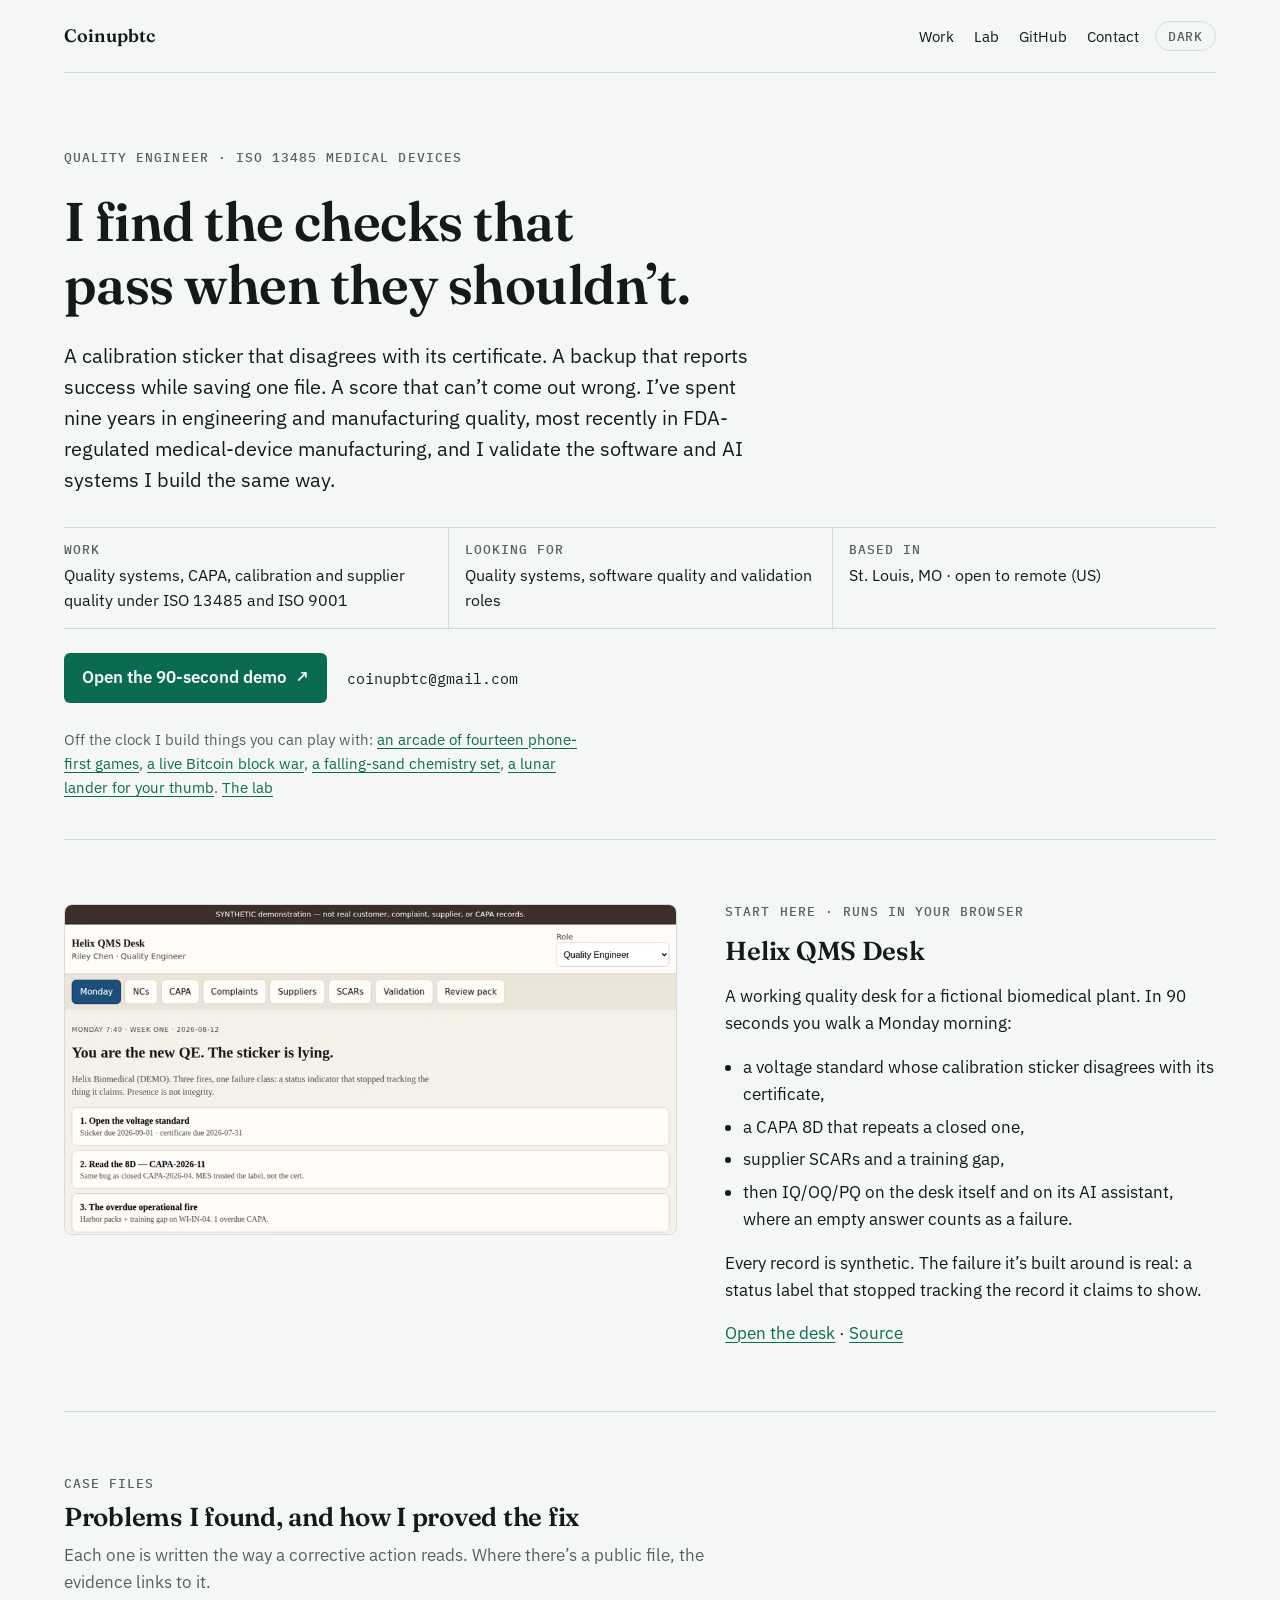
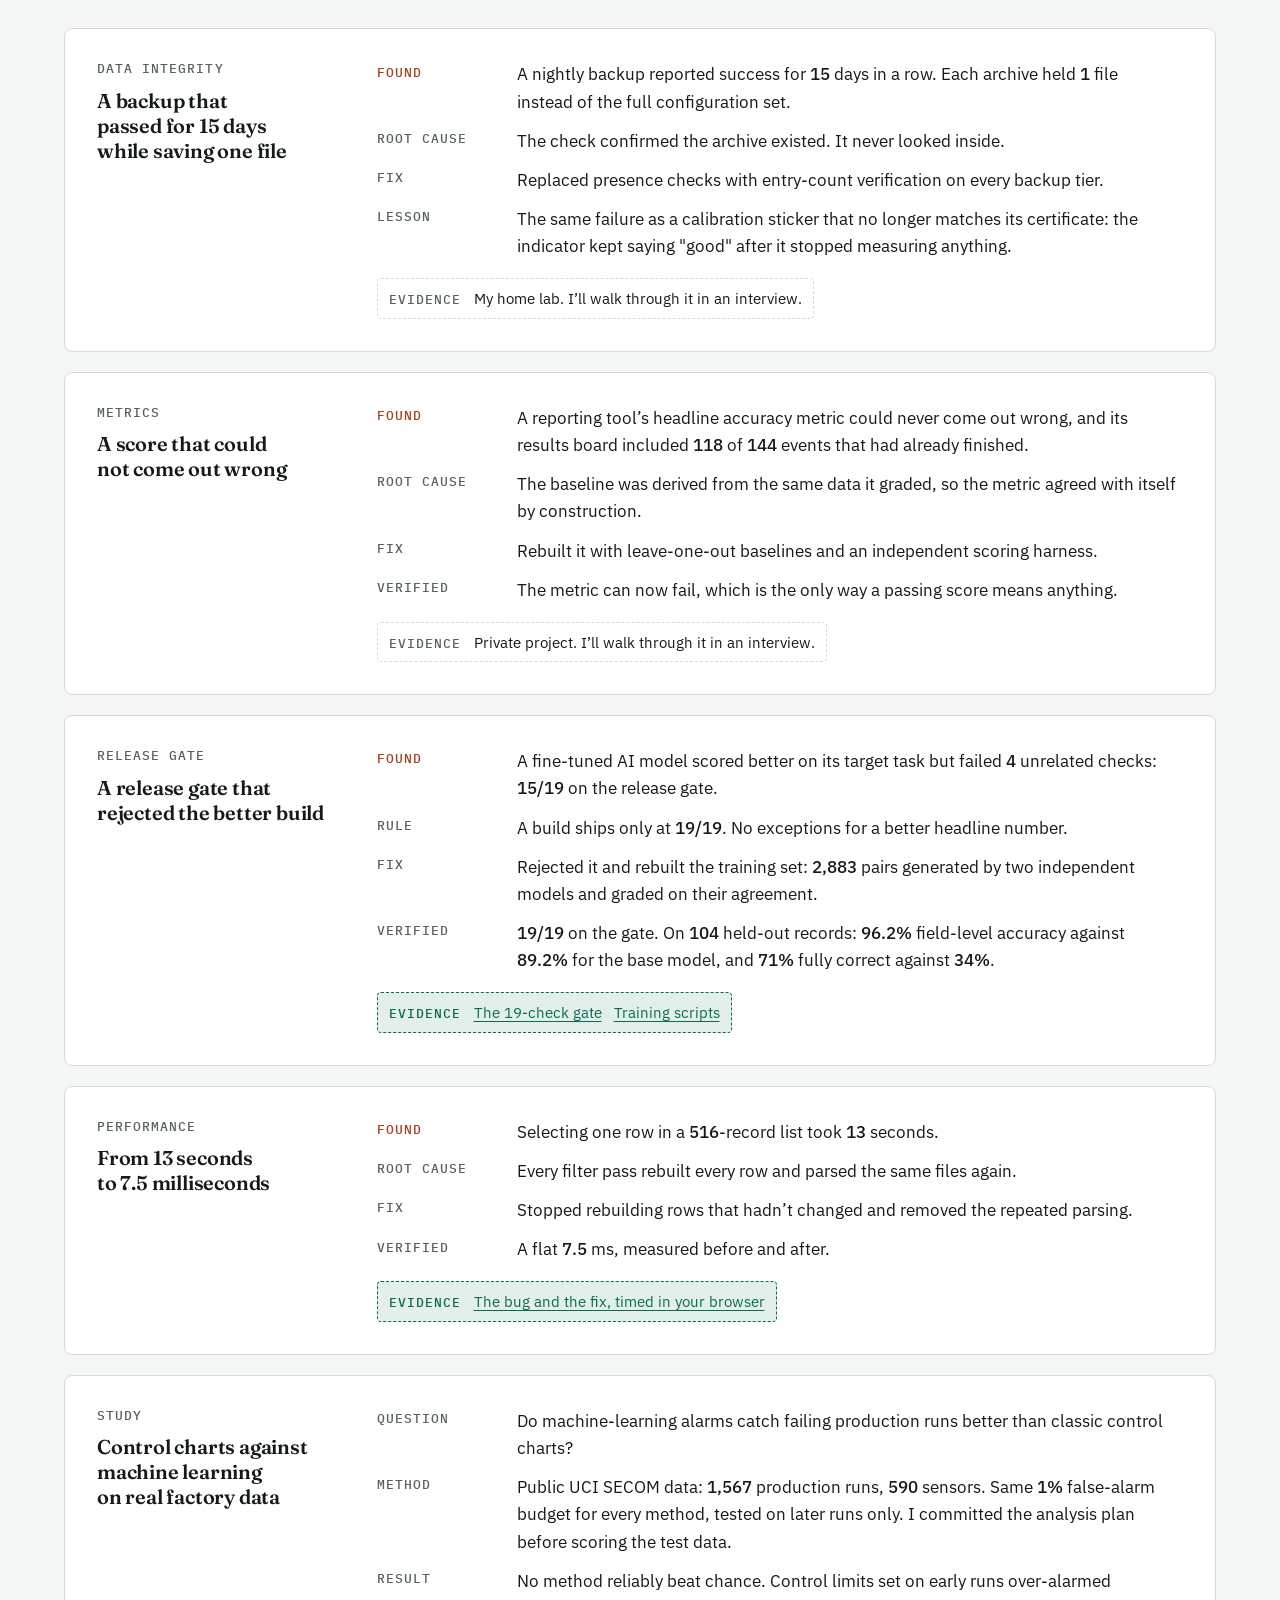
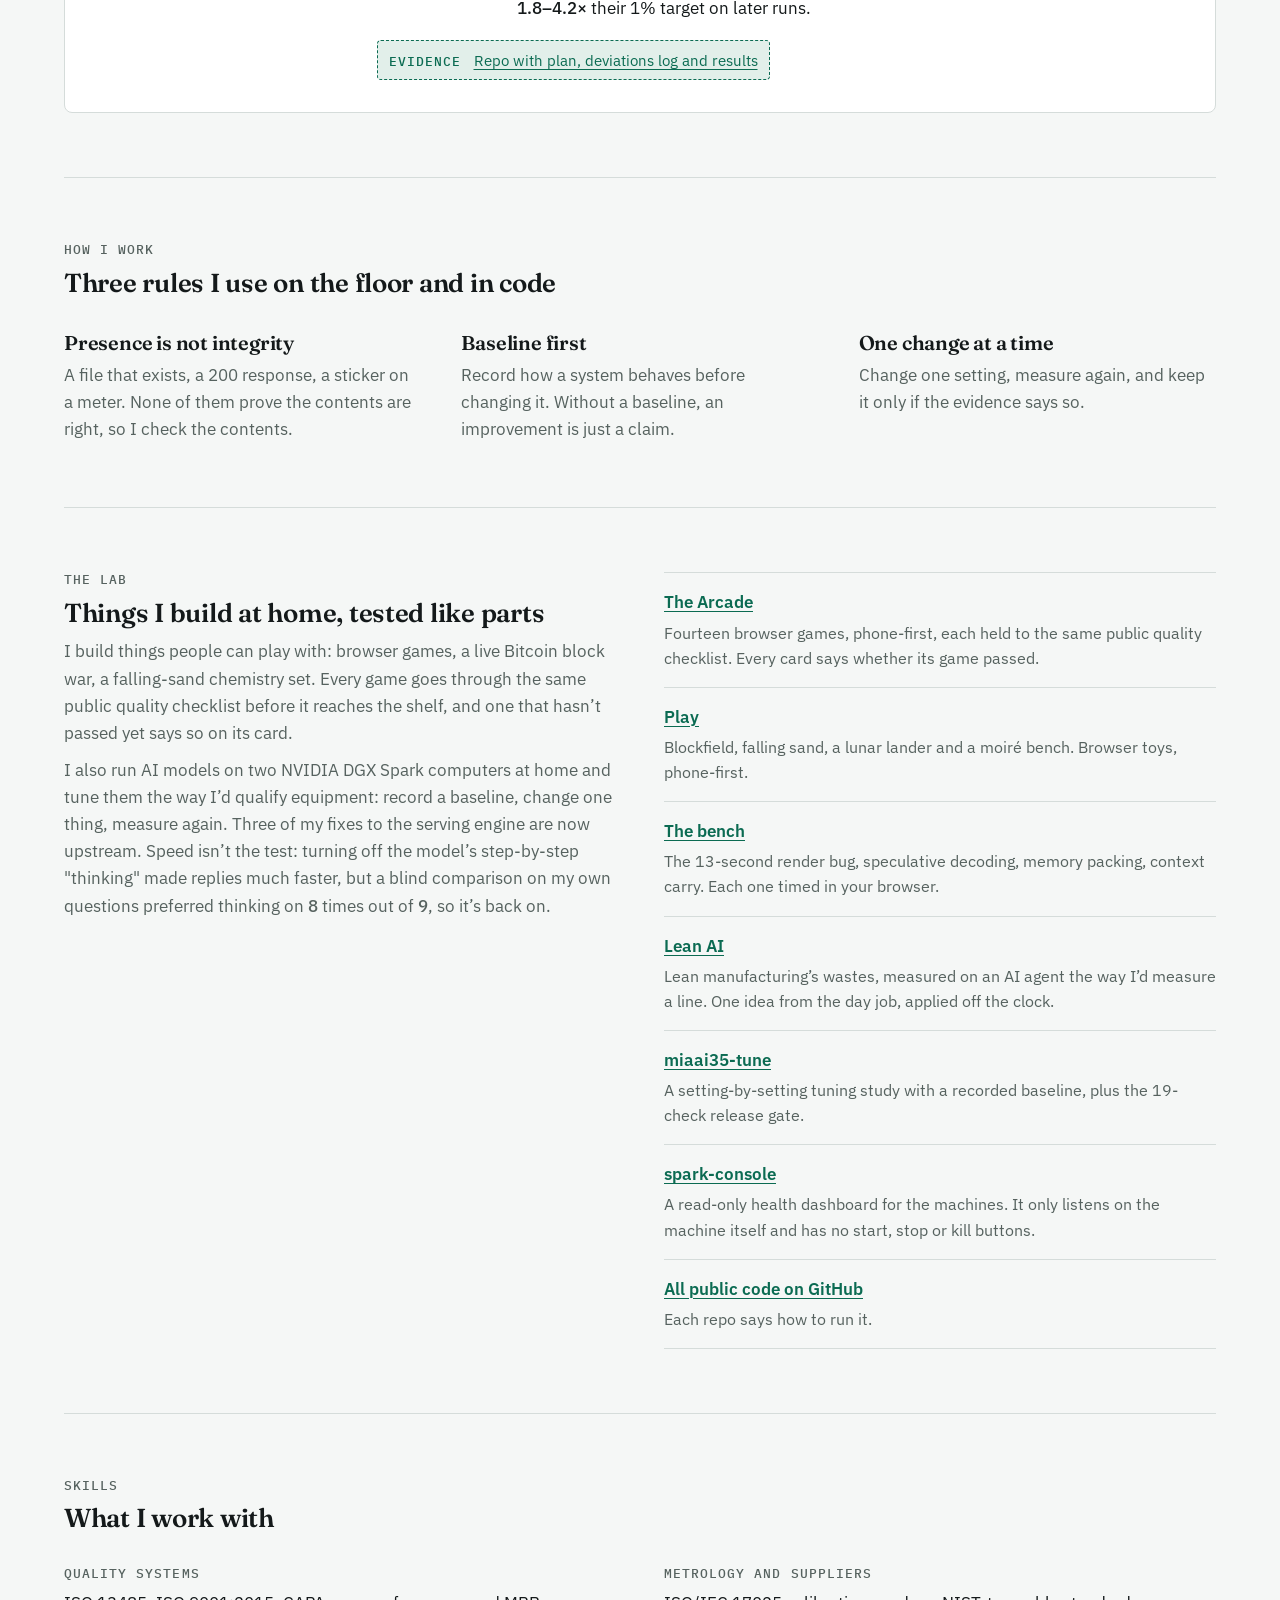
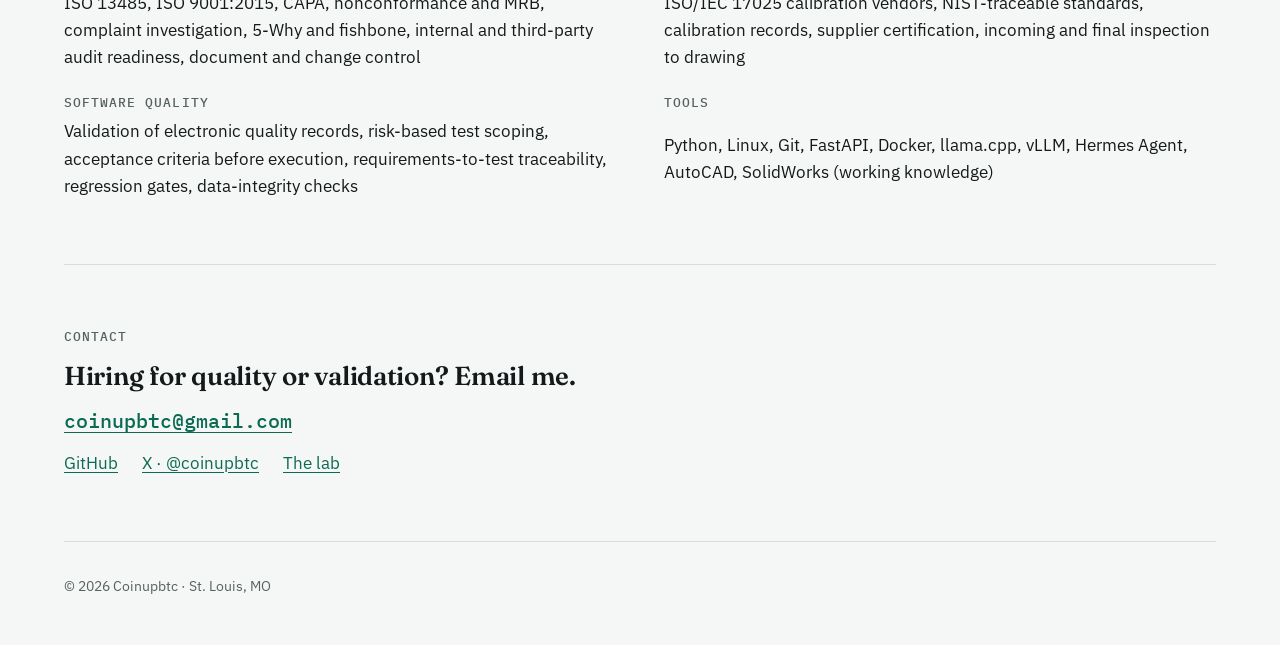
<file: index.html>
<!doctype html>
<html lang="en">
<head>
  <meta charset="utf-8">
  <meta name="viewport" content="width=device-width, initial-scale=1, viewport-fit=cover">
  <title>Coinupbtc · Quality Engineer</title>
  <meta name="description" content="Quality engineer in ISO 13485 medical-device manufacturing. Case files: a backup that passed for 15 days while saving one file, a metric that could not fail, a release gate that rejected the better build.">
  <meta name="color-scheme" content="light dark">
  <meta name="theme-color" content="#f5f7f6" media="(prefers-color-scheme: light)">
  <meta name="theme-color" content="#0e1312" media="(prefers-color-scheme: dark)">
  <meta property="og:type" content="website">
  <meta property="og:site_name" content="Coinupbtc">
  <meta property="og:title" content="Coinupbtc · Quality Engineer">
  <meta property="og:description" content="I find the checks that pass when they shouldn't. ISO 13485 quality engineering, plus the software and games I build off the clock, validated the same way.">
  <meta property="og:url" content="https://coinupbtc.com/">
  <meta property="og:image" content="https://coinupbtc.com/assets/og-image.png">
  <meta property="og:image:type" content="image/png">
  <meta property="og:image:width" content="1200">
  <meta property="og:image:height" content="630">
  <meta property="og:image:alt" content="I find the checks that pass when they shouldn’t. Quality engineer, ISO 13485 medical devices. coinupbtc.com">
  <meta name="twitter:card" content="summary_large_image">
  <meta name="twitter:site" content="@coinupbtc">
  <meta name="twitter:image" content="https://coinupbtc.com/assets/og-image.png">
  <link rel="canonical" href="https://coinupbtc.com/">
  <link rel="icon" href="assets/favicon.svg" type="image/svg+xml">
  <link rel="icon" href="assets/favicon-32.png" sizes="32x32" type="image/png">
  <link rel="apple-touch-icon" href="assets/apple-touch-icon.png">
  <link rel="preconnect" href="https://fonts.googleapis.com">
  <link rel="preconnect" href="https://fonts.gstatic.com" crossorigin>
  <link href="https://fonts.googleapis.com/css2?family=Fraunces:opsz,wght@9..144,600&family=IBM+Plex+Sans:wght@400..600&family=IBM+Plex+Mono:wght@400;500&display=swap" rel="stylesheet">
  <script>
    (function () {
      var t = null;
      try { t = localStorage.getItem('coinupbtc-theme'); } catch (e) {}
      if (t === 'light' || t === 'dark') document.documentElement.setAttribute('data-theme', t);
    })();
  </script>
  <script type="application/ld+json">
  {
    "@context": "https://schema.org",
    "@type": "Person",
    "name": "Coinupbtc",
    "jobTitle": "Quality Engineer",
    "url": "https://coinupbtc.com/",
    "email": "coinupbtc@gmail.com",
    "address": { "@type": "PostalAddress", "addressLocality": "St. Louis", "addressRegion": "MO", "addressCountry": "US" },
    "sameAs": ["https://github.com/Coinupbtc", "https://x.com/coinupbtc"]
  }
  </script>
  <style>
    /* Layout: one reading column for the story; each case file is a corrective-action
       record (label rail + entries), the way a CAPA reads in a quality system. */
    :root {
      --paper: #f5f7f6;      /* cool lab-bench white, tinted toward the accent */
      --surface: #ffffff;
      --ink: #14191a;
      --mute: #56625f;
      --rule: #d5dcda;
      --accent: #0b6b52;     /* calibrated-label green */
      --accent-soft: #e2efea;
      --flag: #a6411a;       /* a failed reading */
      --font-display: "Fraunces", "Iowan Old Style", "Palatino Linotype", Georgia, serif;
      --font-body: "IBM Plex Sans", "Segoe UI", "Helvetica Neue", Arial, sans-serif;
      --font-mono: "IBM Plex Mono", ui-monospace, "SFMono-Regular", Menlo, Consolas, monospace;
      --step--1: 0.8125rem;
      --step-0: 1.0625rem;
      --step-1: 1.25rem;
      --step-2: 1.625rem;
      --step-3: clamp(2.1rem, 1.4rem + 3.2vw, 3.4rem);
      --measure: 66ch;
      --wrap: 72rem;
    }
    @media (prefers-color-scheme: dark) {
      :root:not([data-theme="light"]) {
        --paper: #0e1312; --surface: #141b19; --ink: #e6ebe9; --mute: #9aa8a3; --rule: #27322f;
        --accent: #5ccaa0; --accent-soft: #15261f; --flag: #f08c62; color-scheme: dark;
      }
    }
    :root[data-theme="dark"] {
      --paper: #0e1312; --surface: #141b19; --ink: #e6ebe9; --mute: #9aa8a3; --rule: #27322f;
      --accent: #5ccaa0; --accent-soft: #15261f; --flag: #f08c62; color-scheme: dark;
    }

    *, *::before, *::after { box-sizing: border-box; }
    html { -webkit-text-size-adjust: 100%; }
    body {
      margin: 0;
      background: var(--paper);
      color: var(--ink);
      font: 400 var(--step-0)/1.6 var(--font-body);
      padding-left: max(16px, env(safe-area-inset-left, 0px));
      padding-right: max(16px, env(safe-area-inset-right, 0px));
    }
    img { max-width: 100%; height: auto; display: block; }
    a { color: var(--accent); text-underline-offset: 0.18em; text-decoration-thickness: 1px; }
    a:hover { text-decoration-thickness: 2px; }
    :focus-visible { outline: 2px solid var(--accent); outline-offset: 3px; border-radius: 2px; }
    h1, h2, h3 { font-family: var(--font-display); font-weight: 600; line-height: 1.15; text-wrap: balance; margin: 0; letter-spacing: -0.01em; }
    p { margin: 0; }
    .wrap { max-width: var(--wrap); margin-inline: auto; }
    .label {
      font: 500 var(--step--1)/1.3 var(--font-mono);
      letter-spacing: 0.08em;
      text-transform: uppercase;
      color: var(--mute);
    }
    .skip { position: absolute; left: -999px; }
    .skip:focus { left: max(16px, env(safe-area-inset-left, 0px)); top: 8px; background: var(--surface); padding: 6px 10px; z-index: 5; }

    /* Header */
    .top {
      display: flex; align-items: center; gap: 1rem; flex-wrap: wrap;
      padding-block: 1.1rem; border-bottom: 1px solid var(--rule);
    }
    .brand { font: 600 1.125rem/1 var(--font-display); color: var(--ink); text-decoration: none; margin-right: auto; }
    .top nav { display: flex; gap: 0.25rem 1.25rem; flex-wrap: wrap; }
    .top nav a { color: var(--ink); text-decoration: none; font-size: 0.95rem; padding-block: 0.4rem; }
    .top nav a:hover { color: var(--accent); }
    .theme {
      font: 500 var(--step--1)/1 var(--font-mono); letter-spacing: 0.06em; text-transform: uppercase;
      color: var(--mute); background: none; border: 1px solid var(--rule); border-radius: 999px;
      padding: 0.45rem 0.75rem; cursor: pointer;
    }
    .theme:hover { color: var(--ink); border-color: var(--mute); }

    /* Hero */
    .hero { padding-block: clamp(2.5rem, 6vw, 5rem) 2.5rem; display: grid; gap: 1.5rem; }
    .hero h1 { font-size: var(--step-3); max-width: 18ch; }
    .hero .lede { font-size: clamp(var(--step-0), 1rem + 0.5vw, var(--step-1)); line-height: 1.55; max-width: 58ch; color: var(--ink); }
    .facts {
      display: grid; grid-template-columns: repeat(3, minmax(0, 1fr)); gap: 0;
      border-block: 1px solid var(--rule); margin: 0.5rem 0 0;
    }
    .facts div { padding: 0.9rem 1rem 0.9rem 0; min-width: 0; }
    .facts div + div { padding-left: 1rem; border-left: 1px solid var(--rule); }
    .facts dt { margin-bottom: 0.25rem; }
    .facts dd { margin: 0; font-size: 0.98rem; }
    .ctas { display: flex; flex-wrap: wrap; gap: 0.75rem 1.25rem; align-items: center; }
    .btn {
      display: inline-flex; align-items: center; gap: 0.5rem; min-height: 44px;
      padding: 0.7rem 1.1rem; border-radius: 6px; font-weight: 600; text-decoration: none;
      background: var(--accent); color: var(--paper);
    }
    .btn:hover { filter: brightness(1.08); }
    .mail { font-family: var(--font-mono); font-size: 0.95rem; }
    .hero .aside { margin: 0; font-size: 0.95rem; color: var(--mute); max-width: 58ch; }

    /* Sections */
    section { padding-block: clamp(2.5rem, 5vw, 4rem); border-top: 1px solid var(--rule); }
    .sec-head { display: grid; gap: 0.6rem; margin-bottom: 2rem; max-width: var(--measure); }
    .sec-head h2 { font-size: var(--step-2); }
    .sec-head p { color: var(--mute); }

    /* Helix feature */
    .feature { display: grid; grid-template-columns: minmax(0, 1.25fr) minmax(0, 1fr); gap: clamp(1.5rem, 4vw, 3rem); align-items: start; }
    .shot { border: 1px solid var(--rule); border-radius: 8px; overflow: hidden; background: var(--surface); }
    .shot img { width: 100%; aspect-ratio: 960 / 516; object-fit: cover; object-position: top; }
    .feature .body { display: grid; gap: 1rem; min-width: 0; }
    .feature h2 { font-size: var(--step-2); }
    .feature ul { margin: 0; padding-left: 1.1rem; display: grid; gap: 0.35rem; }

    /* Case files */
    .cases { display: grid; gap: 1.25rem; }
    .case {
      display: grid; grid-template-columns: minmax(0, 15rem) minmax(0, 1fr); gap: 1rem 2.5rem;
      background: var(--surface); border: 1px solid var(--rule); border-radius: 8px;
      padding: clamp(1.25rem, 3vw, 2rem);
    }
    .case-id { display: grid; gap: 0.6rem; align-content: start; }
    .case h3 { font-size: var(--step-1); line-height: 1.25; }
    .record { display: grid; grid-template-columns: 7.5rem minmax(0, 1fr); gap: 0.75rem 1.25rem; margin: 0; }
    .record dt { padding-top: 0.2rem; }
    .record dd { margin: 0; max-width: var(--measure); }
    .record dt.found { color: var(--flag); }
    .num { font-weight: 500; font-variant-numeric: tabular-nums; white-space: nowrap; }
    .case-body { display: grid; gap: 1.1rem; min-width: 0; }
    .evidence {
      justify-self: start;
      display: inline-flex; flex-wrap: wrap; gap: 0.35rem 0.75rem; align-items: baseline;
      border: 1px dashed var(--accent); border-radius: 4px; padding: 0.45rem 0.7rem;
      background: var(--accent-soft); font-size: 0.95rem;
    }
    .evidence .label { color: var(--accent); }
    .evidence.private { border-color: var(--rule); background: transparent; }
    .evidence.private .label { color: var(--mute); }

    /* Principles */
    .principles { display: grid; grid-template-columns: repeat(3, minmax(0, 1fr)); gap: 1.5rem 2.5rem; }
    .principles div { display: grid; gap: 0.5rem; align-content: start; }
    .principles h3 { font-size: var(--step-1); }
    .principles p { color: var(--mute); }

    /* Lab */
    .lab { display: grid; grid-template-columns: minmax(0, 1fr) minmax(0, 1fr); gap: 2rem 3rem; align-items: start; }
    .lab-list { list-style: none; margin: 0; padding: 0; display: grid; }
    .lab-list li { display: grid; gap: 0.25rem; padding-block: 1rem; border-top: 1px solid var(--rule); }
    .lab-list li:last-child { border-bottom: 1px solid var(--rule); }
    .lab-list a { font-weight: 600; }
    .lab-list p { color: var(--mute); font-size: 0.98rem; }

    /* Skills */
    .skills { display: grid; grid-template-columns: repeat(2, minmax(0, 1fr)); gap: 1.5rem 3rem; margin: 0; }
    .skills div { display: grid; gap: 0.4rem; min-width: 0; }
    .skills dd { margin: 0; }

    /* Contact + footer */
    .contact { display: grid; gap: 1rem; max-width: var(--measure); }
    .contact h2 { font-size: var(--step-2); }
    .contact .mail-big { font: 500 var(--step-1)/1.3 var(--font-mono); word-break: break-all; }
    .contact .row { display: flex; flex-wrap: wrap; gap: 0.5rem 1.5rem; }
    footer { padding-block: 2rem 3rem; border-top: 1px solid var(--rule); color: var(--mute); font-size: 0.9rem; }

    @media (max-width: 860px) {
      .feature, .lab { grid-template-columns: minmax(0, 1fr); }
      .case { grid-template-columns: minmax(0, 1fr); }
      .principles { grid-template-columns: minmax(0, 1fr); }
    }
    @media (max-width: 600px) {
      .facts { grid-template-columns: minmax(0, 1fr); }
      .facts div + div { padding-left: 0; border-left: 0; border-top: 1px solid var(--rule); }
      .record { grid-template-columns: minmax(0, 1fr); gap: 0.15rem; }
      .record dd + dt { margin-top: 0.7rem; }
      .skills { grid-template-columns: minmax(0, 1fr); }
      .top nav { order: 3; width: 100%; }
    }
    @media (prefers-reduced-motion: reduce) { * { transition: none !important; } }
  </style>
</head>
<body>
  <a class="skip" href="#main">Skip to content</a>
  <div class="wrap">
    <header class="top">
      <a class="brand" href="#main">Coinupbtc</a>
      <nav aria-label="Sections">
        <a href="#work">Work</a>
        <a href="#lab">Lab</a>
        <a href="https://github.com/Coinupbtc">GitHub</a>
        <a href="#contact">Contact</a>
      </nav>
      <button class="theme" id="theme-toggle" type="button" aria-label="Switch light or dark theme">Theme</button>
    </header>

    <main id="main">
      <div class="hero">
        <p class="label">Quality engineer · ISO 13485 medical devices</p>
        <h1>I find the checks that pass when they shouldn’t.</h1>
        <p class="lede">A calibration sticker that disagrees with its certificate. A backup that reports success while saving one file. A score that can’t come out wrong. I’ve spent nine years in engineering and manufacturing quality, most recently in FDA-regulated medical-device manufacturing, and I validate the software and AI systems I build the same way.</p>
        <dl class="facts">
          <div><dt class="label">Work</dt><dd>Quality systems, CAPA, calibration and supplier quality under ISO 13485 and ISO 9001</dd></div>
          <div><dt class="label">Looking for</dt><dd>Quality systems, software quality and validation roles</dd></div>
          <div><dt class="label">Based in</dt><dd>St. Louis, MO · open to remote (US)</dd></div>
        </dl>
        <div class="ctas">
          <a class="btn" href="https://coinupbtc.com/helix-qms-desk/">Open the 90-second demo <span aria-hidden="true">↗</span></a>
          <span class="mail">coinupbtc@gmail.com</span>
        </div>
        <p class="aside">Off the clock I build things you can play with: <a href="https://coinupbtc.com/arcade/">an arcade of fourteen phone-first games</a>, <a href="https://coinupbtc.com/bitcoin-blockfield/">a live Bitcoin block war</a>, <a href="https://coinupbtc.com/falling-sand/">a falling-sand chemistry set</a>, <a href="https://coinupbtc.com/gravity-lander/">a lunar lander for your thumb</a>. <a href="#lab">The lab</a></p>
      </div>

      <section id="work" aria-labelledby="helix-h">
        <div class="feature">
          <a class="shot" href="https://coinupbtc.com/helix-qms-desk/" aria-label="Open Helix QMS Desk">
            <img src="assets/projects/helix-qms-desk.webp" width="960" height="516" alt="Helix QMS Desk, Monday screen: the voltage standard whose sticker says due 2026-09-01 while its certificate says 2026-07-31, then a CAPA 8D and an overdue CAPA">
          </a>
          <div class="body">
            <p class="label">Start here · runs in your browser</p>
            <h2 id="helix-h">Helix QMS Desk</h2>
            <p>A working quality desk for a fictional biomedical plant. In 90 seconds you walk a Monday morning:</p>
            <ul>
              <li>a voltage standard whose calibration sticker disagrees with its certificate,</li>
              <li>a CAPA 8D that repeats a closed one,</li>
              <li>supplier SCARs and a training gap,</li>
              <li>then IQ/OQ/PQ on the desk itself and on its AI assistant, where an empty answer counts as a failure.</li>
            </ul>
            <p>Every record is synthetic. The failure it’s built around is real: a status label that stopped tracking the record it claims to show.</p>
            <p><a href="https://coinupbtc.com/helix-qms-desk/">Open the desk</a> · <a href="https://github.com/Coinupbtc/helix-qms-desk">Source</a></p>
          </div>
        </div>
      </section>

      <section aria-labelledby="cases-h">
        <div class="sec-head">
          <p class="label">Case files</p>
          <h2 id="cases-h">Problems I found, and how I proved the fix</h2>
          <p>Each one is written the way a corrective action reads. Where there’s a public file, the evidence links to it.</p>
        </div>
        <div class="cases">

          <article class="case">
            <div class="case-id">
              <p class="label">Data integrity</p>
              <h3>A backup that passed for 15 days while saving one file</h3>
            </div>
            <div class="case-body">
            <dl class="record">
              <dt class="label found">Found</dt>
              <dd>A nightly backup reported success for <span class="num">15</span> days in a row. Each archive held <span class="num">1</span> file instead of the full configuration set.</dd>
              <dt class="label">Root cause</dt>
              <dd>The check confirmed the archive existed. It never looked inside.</dd>
              <dt class="label">Fix</dt>
              <dd>Replaced presence checks with entry-count verification on every backup tier.</dd>
              <dt class="label">Lesson</dt>
              <dd>The same failure as a calibration sticker that no longer matches its certificate: the indicator kept saying "good" after it stopped measuring anything.</dd></dl>
            <p class="evidence private"><span class="label">Evidence</span> My home lab. I’ll walk through it in an interview.</p>
            </div>
          </article>

          <article class="case">
            <div class="case-id">
              <p class="label">Metrics</p>
              <h3>A score that could not come out wrong</h3>
            </div>
            <div class="case-body">
            <dl class="record">
              <dt class="label found">Found</dt>
              <dd>A reporting tool’s headline accuracy metric could never come out wrong, and its results board included <span class="num">118</span> of <span class="num">144</span> events that had already finished.</dd>
              <dt class="label">Root cause</dt>
              <dd>The baseline was derived from the same data it graded, so the metric agreed with itself by construction.</dd>
              <dt class="label">Fix</dt>
              <dd>Rebuilt it with leave-one-out baselines and an independent scoring harness.</dd>
              <dt class="label">Verified</dt>
              <dd>The metric can now fail, which is the only way a passing score means anything.</dd></dl>
            <p class="evidence private"><span class="label">Evidence</span> Private project. I’ll walk through it in an interview.</p>
            </div>
          </article>

          <article class="case">
            <div class="case-id">
              <p class="label">Release gate</p>
              <h3>A release gate that rejected the better build</h3>
            </div>
            <div class="case-body">
            <dl class="record">
              <dt class="label found">Found</dt>
              <dd>A fine-tuned AI model scored better on its target task but failed <span class="num">4</span> unrelated checks: <span class="num">15/19</span> on the release gate.</dd>
              <dt class="label">Rule</dt>
              <dd>A build ships only at <span class="num">19/19</span>. No exceptions for a better headline number.</dd>
              <dt class="label">Fix</dt>
              <dd>Rejected it and rebuilt the training set: <span class="num">2,883</span> pairs generated by two independent models and graded on their agreement.</dd>
              <dt class="label">Verified</dt>
              <dd><span class="num">19/19</span> on the gate. On <span class="num">104</span> held-out records: <span class="num">96.2%</span> field-level accuracy against <span class="num">89.2%</span> for the base model, and <span class="num">71%</span> fully correct against <span class="num">34%</span>.</dd></dl>
            <p class="evidence"><span class="label">Evidence</span> <a href="https://github.com/Coinupbtc/miaai35-tune/blob/main/bench_v5.py">The 19-check gate</a> <a href="https://github.com/Coinupbtc/spark-training-lab">Training scripts</a></p>
            </div>
          </article>

          <article class="case">
            <div class="case-id">
              <p class="label">Performance</p>
              <h3>From 13 seconds to 7.5 milliseconds</h3>
            </div>
            <div class="case-body">
            <dl class="record">
              <dt class="label found">Found</dt>
              <dd>Selecting one row in a <span class="num">516</span>-record list took <span class="num">13</span> seconds.</dd>
              <dt class="label">Root cause</dt>
              <dd>Every filter pass rebuilt every row and parsed the same files again.</dd>
              <dt class="label">Fix</dt>
              <dd>Stopped rebuilding rows that hadn’t changed and removed the repeated parsing.</dd>
              <dt class="label">Verified</dt>
              <dd>A flat <span class="num">7.5</span> ms, measured before and after.</dd></dl>
            <p class="evidence"><span class="label">Evidence</span> <a href="https://coinupbtc.xyz/demos/render-cost.html">The bug and the fix, timed in your browser</a></p>
            </div>
          </article>

          <article class="case">
            <div class="case-id">
              <p class="label">Study</p>
              <h3>Control charts against machine learning on real factory data</h3>
            </div>
            <div class="case-body">
            <dl class="record">
              <dt class="label">Question</dt>
              <dd>Do machine-learning alarms catch failing production runs better than classic control charts?</dd>
              <dt class="label">Method</dt>
              <dd>Public UCI SECOM data: <span class="num">1,567</span> production runs, <span class="num">590</span> sensors. Same <span class="num">1%</span> false-alarm budget for every method, tested on later runs only. I committed the analysis plan before scoring the test data.</dd>
              <dt class="label">Result</dt>
              <dd>No method reliably beat chance. Control limits set on early runs over-alarmed <span class="num">1.8–4.2×</span> their 1% target on later runs.</dd></dl>
            <p class="evidence"><span class="label">Evidence</span> <a href="https://github.com/Coinupbtc/secom-spc-vs-ai">Repo with plan, deviations log and results</a></p>
            </div>
          </article>

        </div>
      </section>

      <section aria-labelledby="how-h">
        <div class="sec-head">
          <p class="label">How I work</p>
          <h2 id="how-h">Three rules I use on the floor and in code</h2>
        </div>
        <div class="principles">
          <div>
            <h3>Presence is not integrity</h3>
            <p>A file that exists, a 200 response, a sticker on a meter. None of them prove the contents are right, so I check the contents.</p>
          </div>
          <div>
            <h3>Baseline first</h3>
            <p>Record how a system behaves before changing it. Without a baseline, an improvement is just a claim.</p>
          </div>
          <div>
            <h3>One change at a time</h3>
            <p>Change one setting, measure again, and keep it only if the evidence says so.</p>
          </div>
        </div>
      </section>

      <section id="lab" aria-labelledby="lab-h">
        <div class="lab">
          <div class="sec-head">
            <p class="label">The lab</p>
            <h2 id="lab-h">Things I build at home, tested like parts</h2>
            <p>I build things people can play with: browser games, a live Bitcoin block war, a falling-sand chemistry set. Every game goes through the same public quality checklist before it reaches the shelf, and one that hasn’t passed yet says so on its card.</p>
            <p>I also run AI models on two NVIDIA DGX Spark computers at home and tune them the way I’d qualify equipment: record a baseline, change one thing, measure again. Three of my fixes to the serving engine are now upstream. Speed isn’t the test: turning off the model’s step-by-step "thinking" made replies much faster, but a blind comparison on my own questions preferred thinking on <span class="num">8</span> times out of <span class="num">9</span>, so it’s back on.</p>
          </div>
          <ul class="lab-list">
            <li><a href="https://coinupbtc.com/arcade/">The Arcade</a><p>Fourteen browser games, phone-first, each held to the same public quality checklist. Every card says whether its game passed.</p></li>
            <li><a href="https://coinupbtc.xyz/#play">Play</a><p>Blockfield, falling sand, a lunar lander and a moiré bench. Browser toys, phone-first.</p></li>
            <li><a href="https://coinupbtc.xyz/#bench">The bench</a><p>The 13-second render bug, speculative decoding, memory packing, context carry. Each one timed in your browser.</p></li>
            <li><a href="https://coinupbtc.xyz/notes/lean-ai.html">Lean AI</a><p>Lean manufacturing’s wastes, measured on an AI agent the way I’d measure a line. One idea from the day job, applied off the clock.</p></li>
            <li><a href="https://github.com/Coinupbtc/miaai35-tune">miaai35-tune</a><p>A setting-by-setting tuning study with a recorded baseline, plus the 19-check release gate.</p></li>
            <li><a href="https://github.com/Coinupbtc/spark-console">spark-console</a><p>A read-only health dashboard for the machines. It only listens on the machine itself and has no start, stop or kill buttons.</p></li>
            <li><a href="https://github.com/Coinupbtc">All public code on GitHub</a><p>Each repo says how to run it.</p></li>
          </ul>
        </div>
      </section>

      <section aria-labelledby="skills-h">
        <div class="sec-head">
          <p class="label">Skills</p>
          <h2 id="skills-h">What I work with</h2>
        </div>
        <dl class="skills">
          <div><dt class="label">Quality systems</dt><dd>ISO 13485, ISO 9001:2015, CAPA, nonconformance and MRB, complaint investigation, 5-Why and fishbone, internal and third-party audit readiness, document and change control</dd></div>
          <div><dt class="label">Metrology and suppliers</dt><dd>ISO/IEC 17025 calibration vendors, NIST-traceable standards, calibration records, supplier certification, incoming and final inspection to drawing</dd></div>
          <div><dt class="label">Software quality</dt><dd>Validation of electronic quality records, risk-based test scoping, acceptance criteria before execution, requirements-to-test traceability, regression gates, data-integrity checks</dd></div>
          <div><dt class="label">Tools</dt><dd>Python, Linux, Git, FastAPI, Docker, llama.cpp, vLLM, Hermes Agent, AutoCAD, SolidWorks (working knowledge)</dd></div>
        </dl>
      </section>

      <section id="contact" aria-labelledby="contact-h">
        <div class="contact">
          <p class="label">Contact</p>
          <h2 id="contact-h">Hiring for quality or validation? Email me.</h2>
          <p class="mail-big"><a href="mailto:coinupbtc@gmail.com">coinupbtc@gmail.com</a></p>
          <p class="row"><a href="https://github.com/Coinupbtc">GitHub</a><a href="https://x.com/coinupbtc">X · @coinupbtc</a><a href="https://coinupbtc.xyz/">The lab</a></p>
        </div>
      </section>
    </main>

    <footer>© 2026 Coinupbtc · St. Louis, MO</footer>
  </div>

  <script>
    (function () {
      var btn = document.getElementById('theme-toggle');
      var root = document.documentElement;
      function current() {
        var t = root.getAttribute('data-theme');
        if (t) return t;
        return window.matchMedia && window.matchMedia('(prefers-color-scheme: dark)').matches ? 'dark' : 'light';
      }
      function label() { btn.textContent = current() === 'dark' ? 'Light' : 'Dark'; }
      btn.addEventListener('click', function () {
        var next = current() === 'dark' ? 'light' : 'dark';
        root.setAttribute('data-theme', next);
        try { localStorage.setItem('coinupbtc-theme', next); } catch (e) {}
        label();
      });
      label();
    })();
  </script>
</body>
</html>
</file>
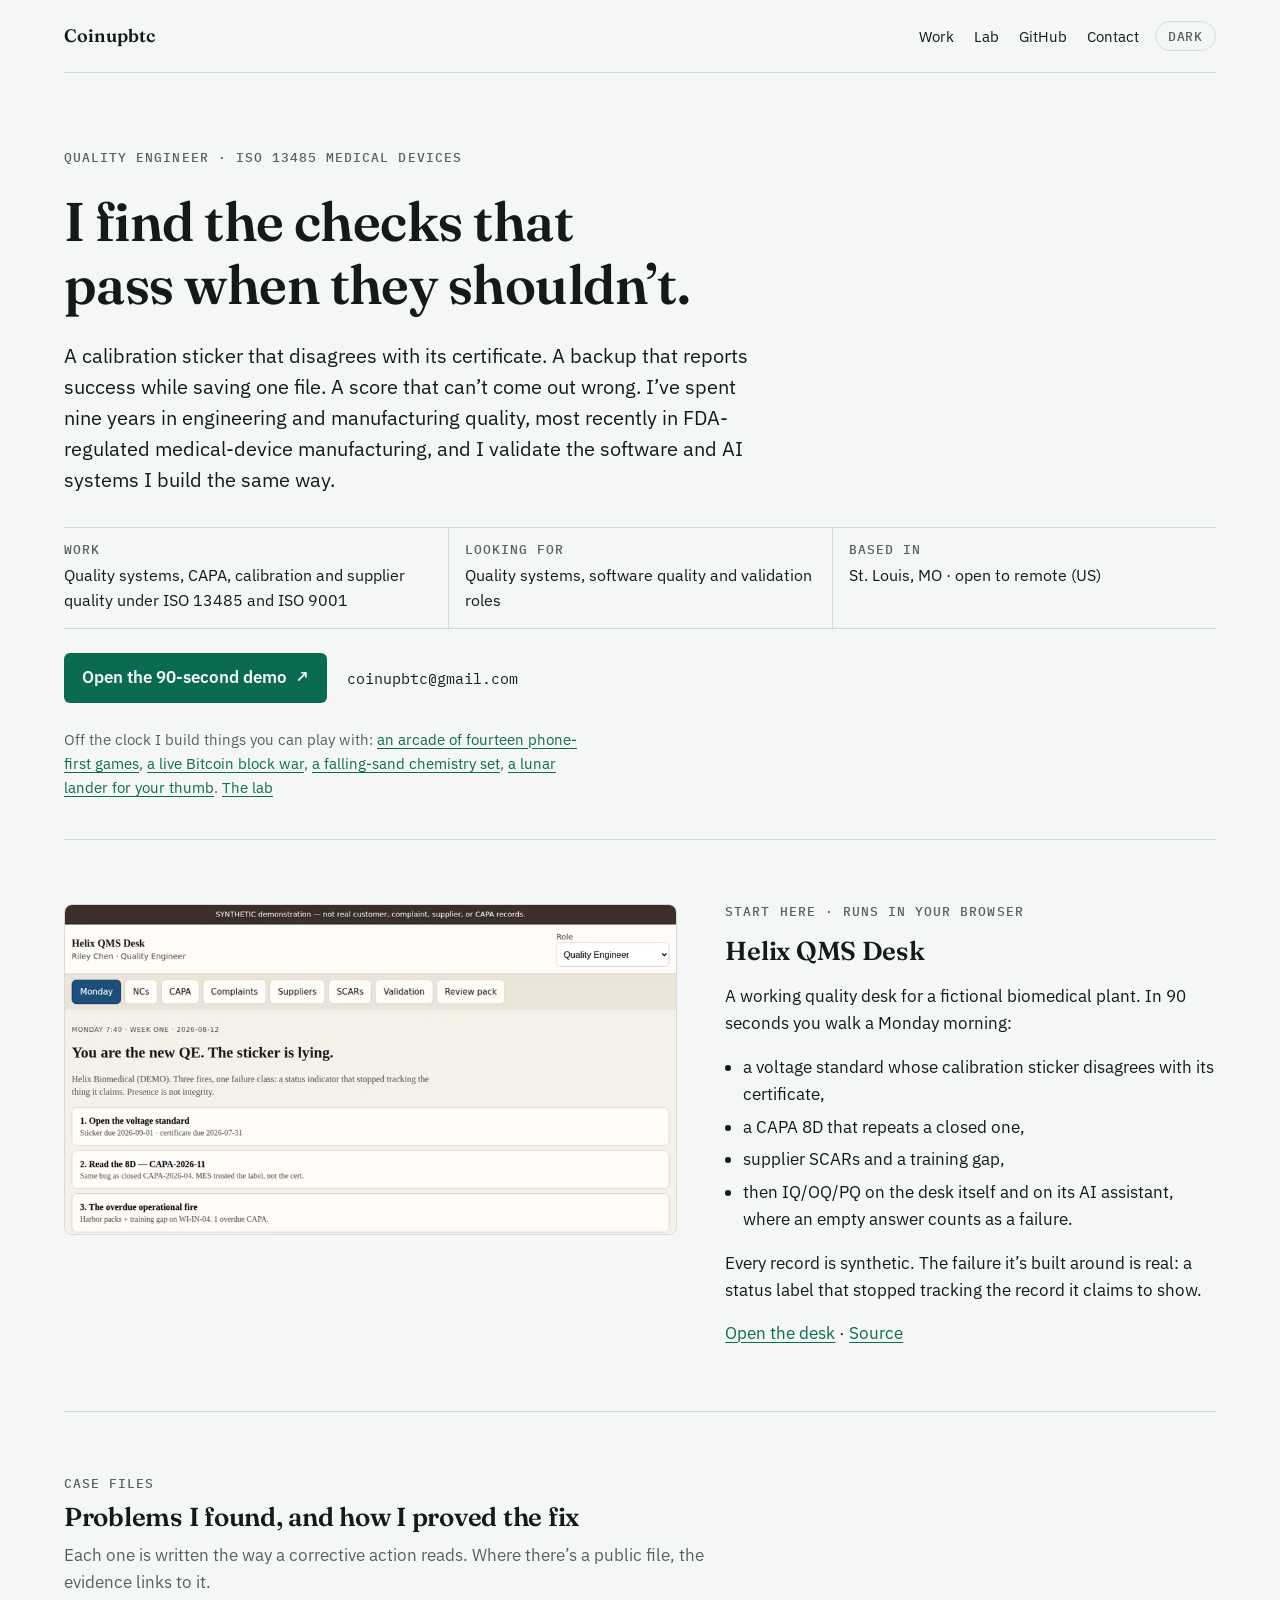
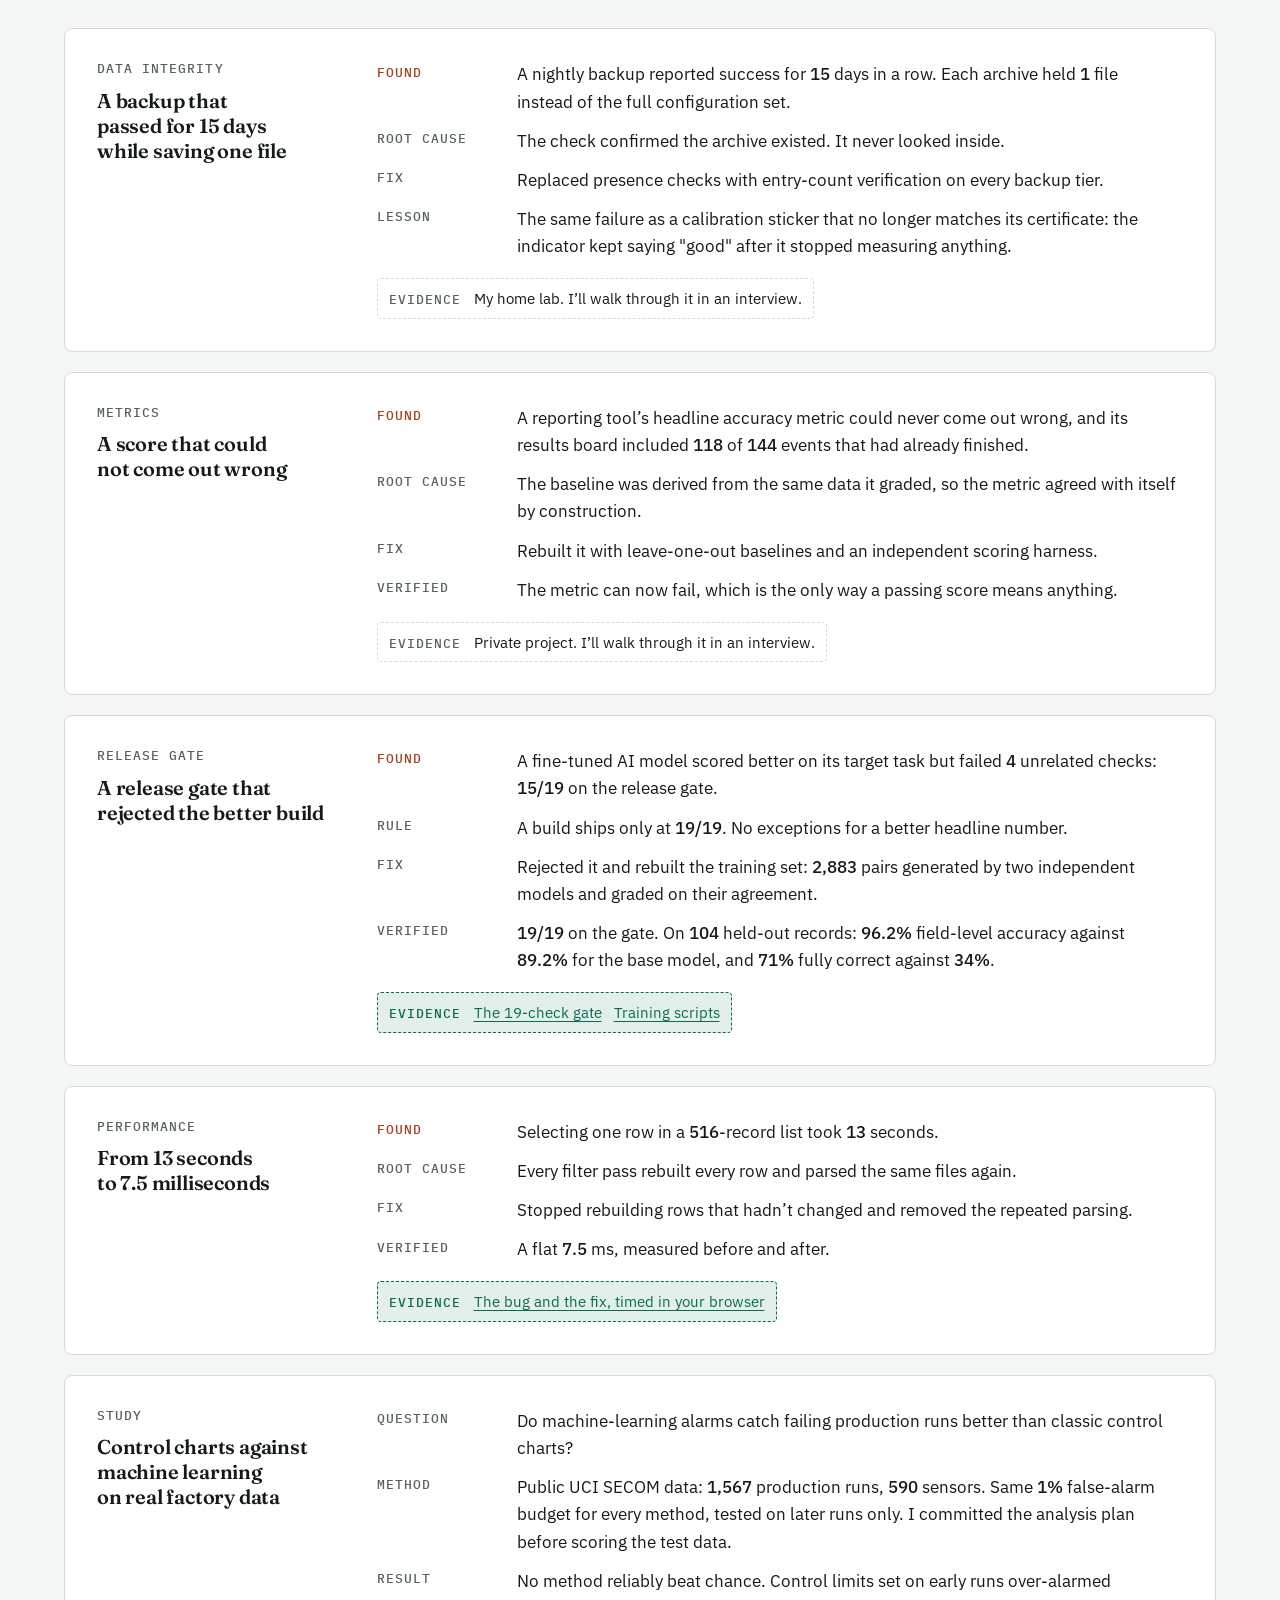
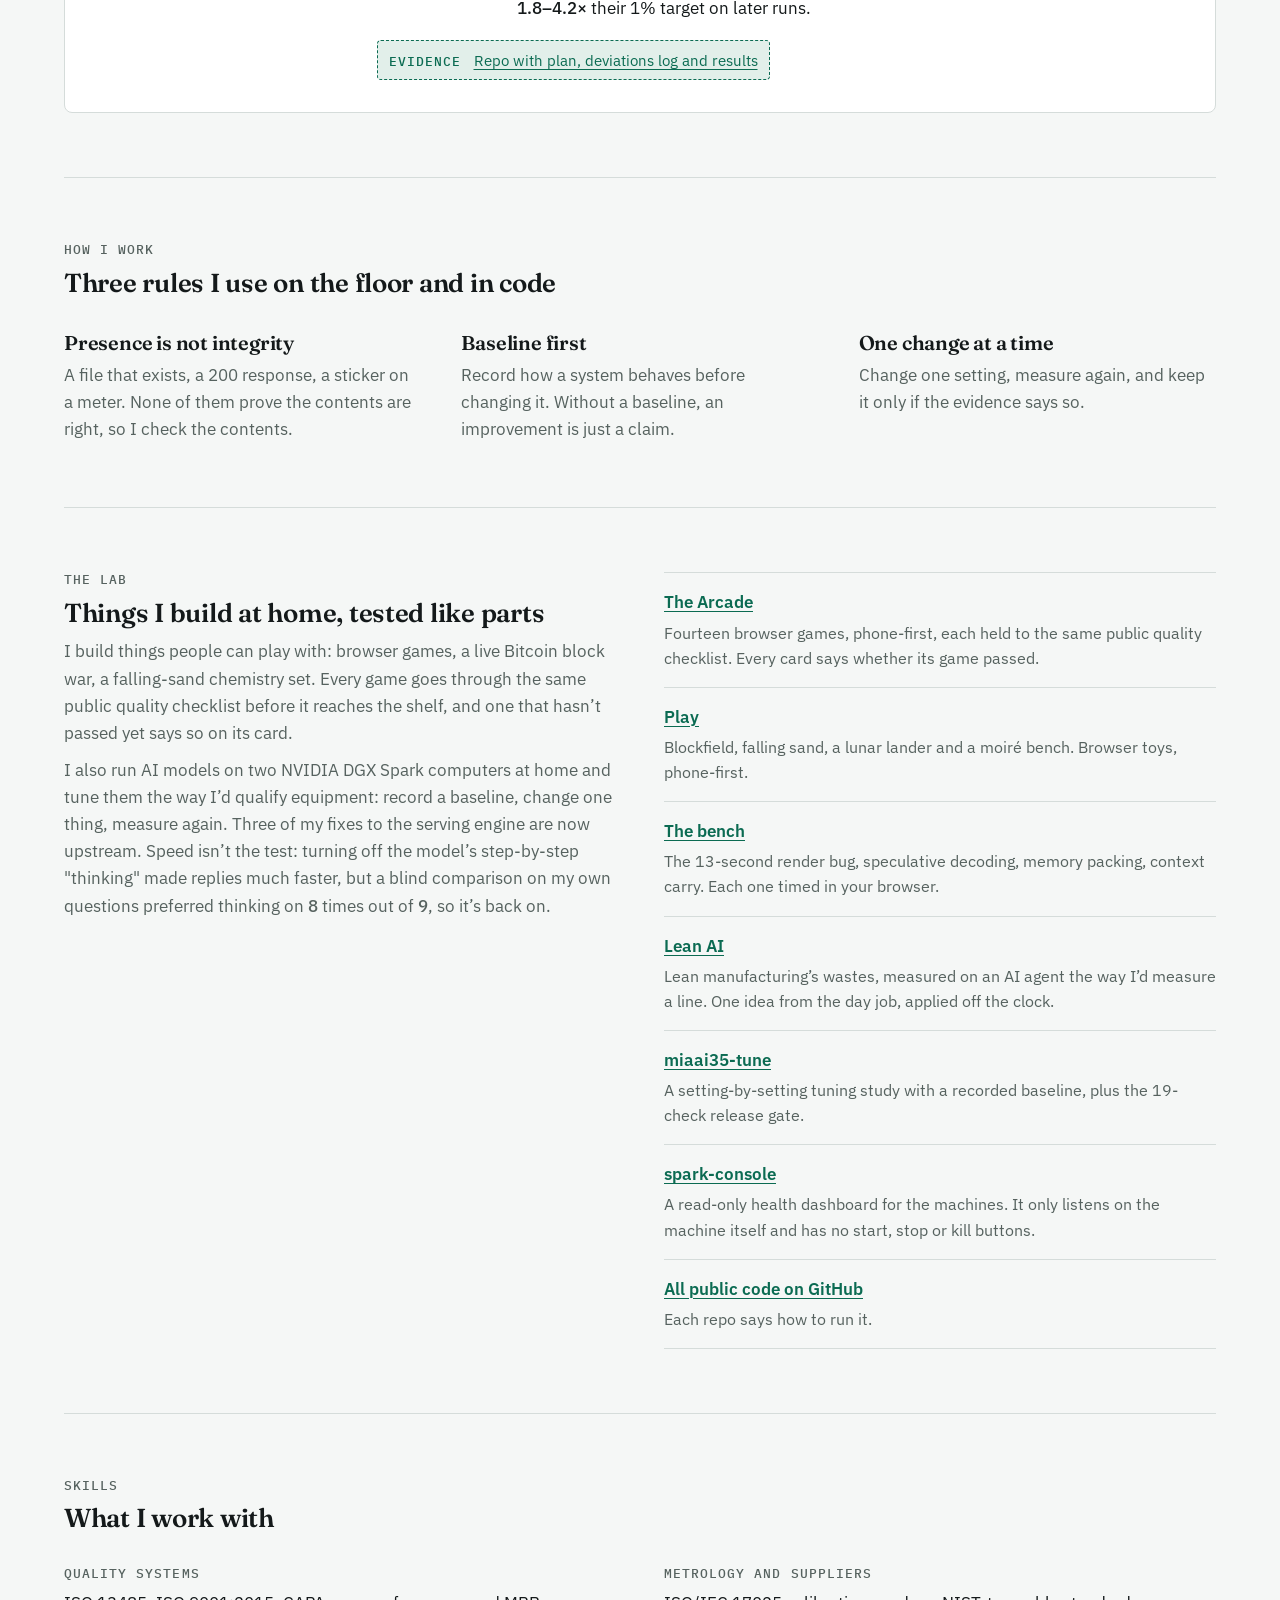
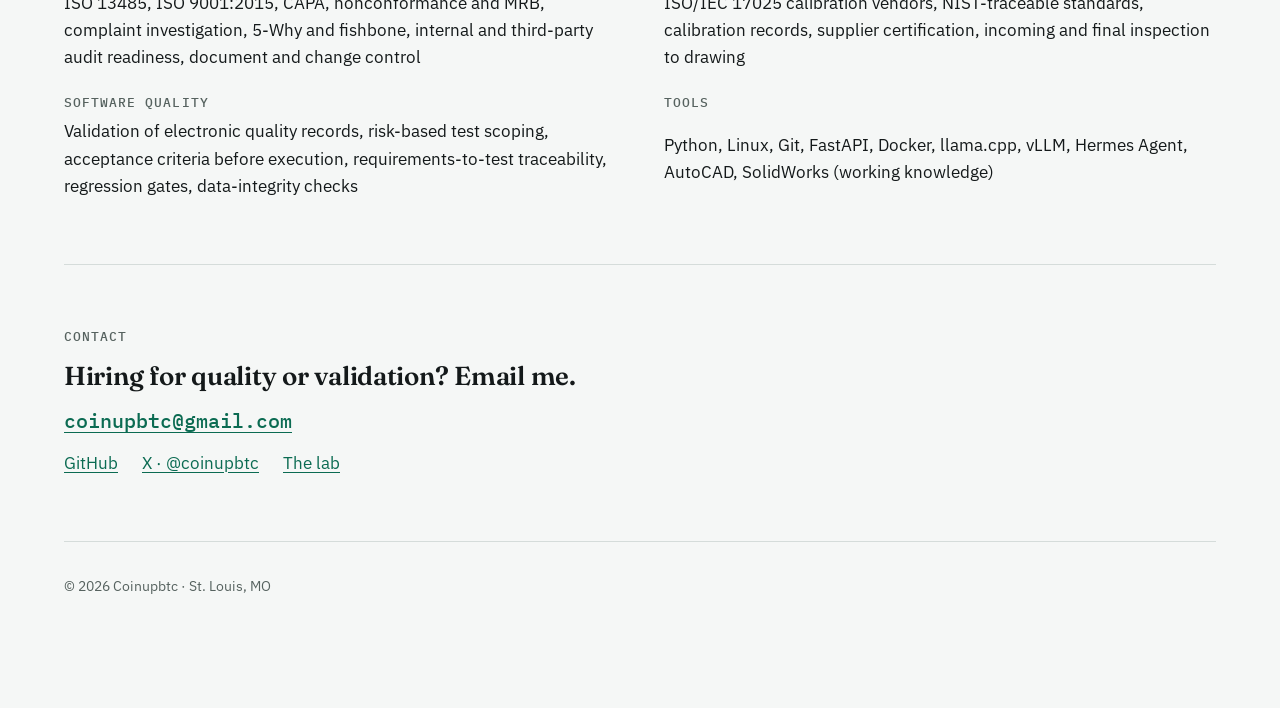
<file: resume/index.html>
<!doctype html>
<html lang="en">
<head>
  <meta charset="utf-8">
  <meta name="viewport" content="width=device-width, initial-scale=1">
  <title>Coinupbtc · Quality Engineer</title>
  <meta http-equiv="refresh" content="0; url=/#work">
  <link rel="canonical" href="https://coinupbtc.com/">
  <meta name="robots" content="noindex">
</head>
<body>
  <p>The proof sheet is now part of the homepage: <a href="/#work">coinupbtc.com</a>.</p>
</body>
</html>
</file>
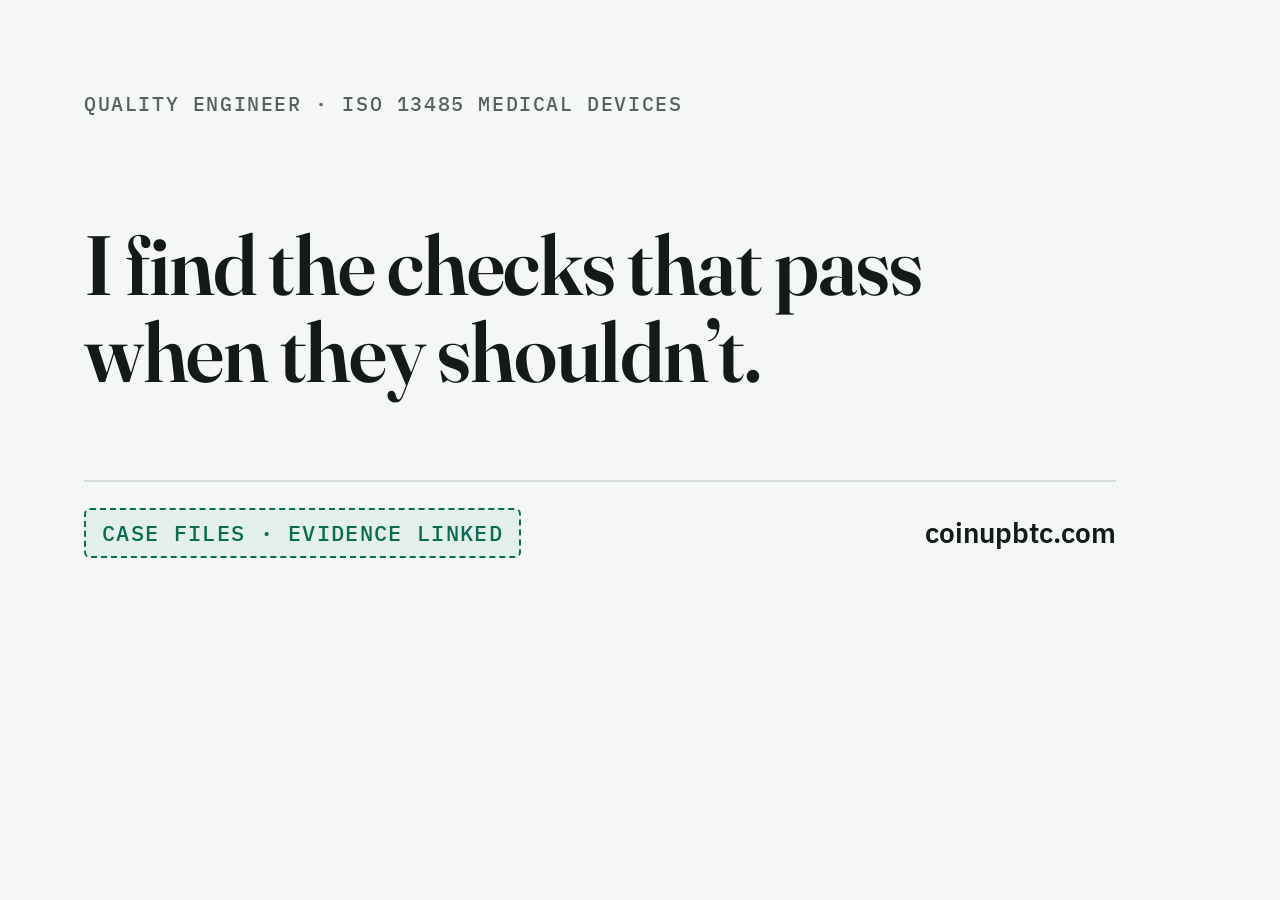
<file: scripts/og-card.html>
<!doctype html>
<!-- Share card for coinupbtc.com. Render with scripts/export-og.sh (1200x630 → assets/og-image.png). -->
<html lang="en">
<head>
  <meta charset="utf-8">
  <link href="https://fonts.googleapis.com/css2?family=Fraunces:opsz,wght@9..144,600&family=IBM+Plex+Sans:wght@400..600&family=IBM+Plex+Mono:wght@500&display=block" rel="stylesheet">
  <style>
    :root { --paper: #f5f7f6; --ink: #14191a; --mute: #56625f; --rule: #d5dcda; --accent: #0b6b52; --soft: #e2efea; }
    html, body { margin: 0; width: 1200px; height: 630px; overflow: hidden; background: var(--paper); color: var(--ink); }
    .card { box-sizing: border-box; width: 1200px; height: 630px; padding: 72px 84px; display: grid; grid-template-rows: auto 1fr auto; gap: 28px; }
    .label { font: 500 20px/1.2 "IBM Plex Mono", monospace; letter-spacing: 0.08em; text-transform: uppercase; color: var(--mute); }
    h1 { margin: 0; font: 600 84px/1.04 "Fraunces", Georgia, serif; letter-spacing: -0.015em; max-width: 17ch; align-self: center; }
    .foot { display: flex; justify-content: space-between; align-items: center; border-top: 2px solid var(--rule); padding-top: 26px; }
    .tag { font: 500 22px/1 "IBM Plex Mono", monospace; letter-spacing: 0.06em; text-transform: uppercase; color: var(--accent);
           border: 2px dashed var(--accent); background: var(--soft); border-radius: 6px; padding: 12px 16px; }
    .domain { font: 600 28px/1 "IBM Plex Sans", sans-serif; }
  </style>
</head>
<body>
  <div class="card">
    <p class="label">Quality engineer · ISO 13485 medical devices</p>
    <h1>I find the checks that pass when they shouldn’t.</h1>
    <div class="foot">
      <span class="tag">Case files · evidence linked</span>
      <span class="domain">coinupbtc.com</span>
    </div>
  </div>
</body>
</html>
</file>
